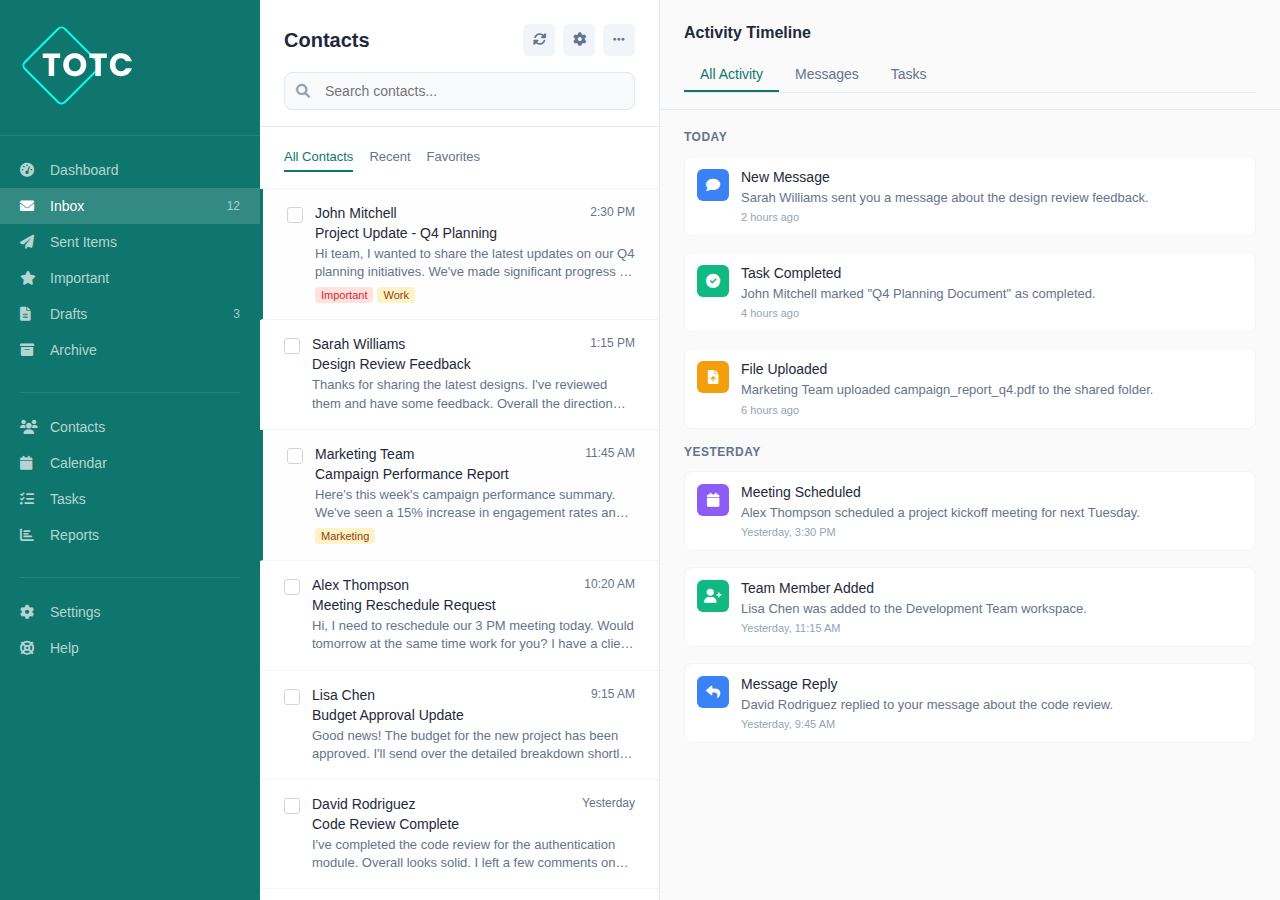
<file: profile.html>
<!DOCTYPE html>
<html lang="en">
<head>
    <meta charset="UTF-8">
    <meta name="viewport" content="width=device-width, initial-scale=1.0">
    <title>Email Interface</title>
    <link href="https://cdnjs.cloudflare.com/ajax/libs/font-awesome/6.0.0/css/all.min.css" rel="stylesheet">
<link rel="stylesheet" href="profle.css">
</head>
<body>
    <button class="mobile-menu-btn" onclick="toggleSidebar()">
        <i class="fas fa-bars"></i>
    </button>

    <div class="overlay" onclick="toggleSidebar()"></div>

    <div class="container">
        <div class="sidebar" id="sidebar">
            <div class="sidebar-header">
               <a href="about.html"> <img src="./img/totc-img.svg" alt=""></a>
            </div>
            
            <nav class="nav-menu">
                <div class="nav-section">
                    <div class="nav-item">
                        <i class="fas fa-tachometer-alt"></i>
                        <span>Dashboard</span>
                    </div>
                    <div class="nav-item active">
                        <i class="fas fa-envelope"></i>
                        <span>Inbox</span>
                        <span class="count">12</span>
                    </div>
                    <div class="nav-item">
                        <i class="fas fa-paper-plane"></i>
                        <span>Sent Items</span>
                    </div>
                    <div class="nav-item">
                        <i class="fas fa-star"></i>
                        <span>Important</span>
                    </div>
                    <div class="nav-item">
                        <i class="fas fa-file-alt"></i>
                        <span>Drafts</span>
                        <span class="count">3</span>
                    </div>
                    <div class="nav-item">
                        <i class="fas fa-archive"></i>
                        <span>Archive</span>
                    </div>
                </div>

                <div class="nav-divider"></div>

                <div class="nav-section">
                    <div class="nav-item">
                        <i class="fas fa-users"></i>
                        <span>Contacts</span>
                    </div>
                    <div class="nav-item">
                        <i class="fas fa-calendar"></i>
                        <span>Calendar</span>
                    </div>
                    <div class="nav-item">
                        <i class="fas fa-tasks"></i>
                        <span>Tasks</span>
                    </div>
                    <div class="nav-item">
                        <i class="fas fa-chart-bar"></i>
                        <span>Reports</span>
                    </div>
                </div>

                <div class="nav-divider"></div>

                <div class="nav-section">
                    <div class="nav-item">
                        <i class="fas fa-cog"></i>
                        <span>Settings</span>
                    </div>
                    <div class="nav-item">
                        <i class="fas fa-life-ring"></i>
                        <span>Help</span>
                    </div>
                </div>
            </nav>
        </div>

        <div class="main-content">
            <div class="email-list">
                <div class="email-header">
                    <div class="header-top">
                        <h2 class="header-title">Contacts</h2>
                        <div class="header-actions">
                            <button class="icon-btn">
                                <i class="fas fa-sync-alt"></i>
                            </button>
                            <button class="icon-btn">
                                <i class="fas fa-cog"></i>
                            </button>
                            <button class="icon-btn">
                                <i class="fas fa-ellipsis-h"></i>
                            </button>
                        </div>
                    </div>
                    <div class="search-container">
                        <i class="fas fa-search search-icon"></i>
                        <input type="text" class="search-input" placeholder="Search contacts...">
                    </div>
                </div>

                <div class="email-filters">
                    <div class="filter-tab active">All Contacts</div>
                    <div class="filter-tab">Recent</div>
                    <div class="filter-tab">Favorites</div>
                </div>

                <div class="emails">
                    <div class="email-item unread">
                        <div class="email-checkbox">
                            <div class="checkbox"></div>
                        </div>
                        <div class="email-content">
                            <div class="email-header-row">
                                <span class="email-sender">John Mitchell</span>
                                <span class="email-time">2:30 PM</span>
                            </div>
                            <div class="email-subject">Project Update - Q4 Planning</div>
                            <div class="email-preview">Hi team, I wanted to share the latest updates on our Q4 planning initiatives. We've made significant progress on the roadmap and I'd like to schedule a meeting to discuss next steps...</div>
                            <div class="email-tags">
                                <span class="email-tag important">Important</span>
                                <span class="email-tag">Work</span>
                            </div>
                        </div>
                    </div>

                    <div class="email-item">
                        <div class="email-checkbox">
                            <div class="checkbox"></div>
                        </div>
                        <div class="email-content">
                            <div class="email-header-row">
                                <span class="email-sender">Sarah Williams</span>
                                <span class="email-time">1:15 PM</span>
                            </div>
                            <div class="email-subject">Design Review Feedback</div>
                            <div class="email-preview">Thanks for sharing the latest designs. I've reviewed them and have some feedback. Overall the direction looks great, but I have a few suggestions for improvement...</div>
                        </div>
                    </div>

                    <div class="email-item unread">
                        <div class="email-checkbox">
                            <div class="checkbox"></div>
                        </div>
                        <div class="email-content">
                            <div class="email-header-row">
                                <span class="email-sender">Marketing Team</span>
                                <span class="email-time">11:45 AM</span>
                            </div>
                            <div class="email-subject">Campaign Performance Report</div>
                            <div class="email-preview">Here's this week's campaign performance summary. We've seen a 15% increase in engagement rates and our conversion metrics are looking strong...</div>
                            <div class="email-tags">
                                <span class="email-tag">Marketing</span>
                            </div>
                        </div>
                    </div>

                    <div class="email-item">
                        <div class="email-checkbox">
                            <div class="checkbox"></div>
                        </div>
                        <div class="email-content">
                            <div class="email-header-row">
                                <span class="email-sender">Alex Thompson</span>
                                <span class="email-time">10:20 AM</span>
                            </div>
                            <div class="email-subject">Meeting Reschedule Request</div>
                            <div class="email-preview">Hi, I need to reschedule our 3 PM meeting today. Would tomorrow at the same time work for you? I have a client call that came up unexpectedly...</div>
                        </div>
                    </div>

                    <div class="email-item">
                        <div class="email-checkbox">
                            <div class="checkbox"></div>
                        </div>
                        <div class="email-content">
                            <div class="email-header-row">
                                <span class="email-sender">Lisa Chen</span>
                                <span class="email-time">9:15 AM</span>
                            </div>
                            <div class="email-subject">Budget Approval Update</div>
                            <div class="email-preview">Good news! The budget for the new project has been approved. I'll send over the detailed breakdown shortly. Let's schedule a kickoff meeting...</div>
                        </div>
                    </div>

                    <div class="email-item">
                        <div class="email-checkbox">
                            <div class="checkbox"></div>
                        </div>
                        <div class="email-content">
                            <div class="email-header-row">
                                <span class="email-sender">David Rodriguez</span>
                                <span class="email-time">Yesterday</span>
                            </div>
                            <div class="email-subject">Code Review Complete</div>
                            <div class="email-preview">I've completed the code review for the authentication module. Overall looks solid. I left a few comments on the pull request for minor improvements...</div>
                        </div>
                    </div>

                    <div class="email-item">
                        <div class="email-checkbox">
                            <div class="checkbox"></div>
                        </div>
                        <div class="email-content">
                            <div class="email-header-row">
                                <span class="email-sender">Jennifer Park</span>
                                <span class="email-time">Yesterday</span>
                            </div>
                            <div class="email-subject">Training Session Reminder</div>
                            <div class="email-preview">Don't forget about the team training session scheduled for Friday at 2 PM. We'll be covering the new project management tools and workflows...</div>
                        </div>
                    </div>
                </div>
            </div>

            <div class="activity-panel">
                <div class="activity-header">
                    <h3 class="activity-title">Activity Timeline</h3>
                    <div class="activity-tabs">
                        <div class="activity-tab active">All Activity</div>
                        <div class="activity-tab">Messages</div>
                        <div class="activity-tab">Tasks</div>
                    </div>
                </div>

                <div class="activity-content">
                    <div class="activity-date">Today</div>
                    
                    <div class="activity-item">
                        <div class="activity-icon message">
                            <i class="fas fa-comment"></i>
                        </div>
                        <div class="activity-details">
                            <h4>New Message</h4>
                            <p>Sarah Williams sent you a message about the design review feedback.</p>
                            <div class="activity-time">2 hours ago</div>
                        </div>
                    </div>

                    <div class="activity-item">
                        <div class="activity-icon task">
                            <i class="fas fa-check-circle"></i>
                        </div>
                        <div class="activity-details">
                            <h4>Task Completed</h4>
                            <p>John Mitchell marked "Q4 Planning Document" as completed.</p>
                            <div class="activity-time">4 hours ago</div>
                        </div>
                    </div>

                    <div class="activity-item">
                        <div class="activity-icon file">
                            <i class="fas fa-file-upload"></i>
                        </div>
                        <div class="activity-details">
                            <h4>File Uploaded</h4>
                            <p>Marketing Team uploaded campaign_report_q4.pdf to the shared folder.</p>
                            <div class="activity-time">6 hours ago</div>
                        </div>
                    </div>

                    <div class="activity-date">Yesterday</div>

                    <div class="activity-item">
                        <div class="activity-icon meeting">
                            <i class="fas fa-calendar"></i>
                        </div>
                        <div class="activity-details">
                            <h4>Meeting Scheduled</h4>
                            <p>Alex Thompson scheduled a project kickoff meeting for next Tuesday.</p>
                            <div class="activity-time">Yesterday, 3:30 PM</div>
                        </div>
                    </div>

                    <div class="activity-item">
                        <div class="activity-icon task">
                            <i class="fas fa-user-plus"></i>
                        </div>
                        <div class="activity-details">
                            <h4>Team Member Added</h4>
                            <p>Lisa Chen was added to the Development Team workspace.</p>
                            <div class="activity-time">Yesterday, 11:15 AM</div>
                        </div>
                    </div>

                    <div class="activity-item">
                        <div class="activity-icon message">
                            <i class="fas fa-reply"></i>
                        </div>
                        <div class="activity-details">
                            <h4>Message Reply</h4>
                            <p>David Rodriguez replied to your message about the code review.</p>
                            <div class="activity-time">Yesterday, 9:45 AM</div>
                        </div>
                    </div>
                </div>
            </div>
        </div>
    </div>

    <script>
        function toggleSidebar() {
            const sidebar = document.getElementById('sidebar');
            const overlay = document.querySelector('.overlay');
            
            sidebar.classList.toggle('open');
            overlay.classList.toggle('show');
        }

        // Close sidebar when clicking outside on mobile
        document.addEventListener('click', function(e) {
            const sidebar = document.getElementById('sidebar');
            const menuBtn = document.querySelector('.mobile-menu-btn');
            
            if (!sidebar.contains(e.target) && !menuBtn.contains(e.target)) {
                sidebar.classList.remove('open');
                document.querySelector('.overlay').classList.remove('show');
            }
        });

        // Handle email item clicks
        document.querySelectorAll('.email-item').forEach(item => {
            item.addEventListener('click', function() {
                this.classList.remove('unread');
            });
        });

        // Handle filter tab clicks
        document.querySelectorAll('.filter-tab').forEach(tab => {
            tab.addEventListener('click', function() {
                document.querySelectorAll('.filter-tab').forEach(t => t.classList.remove('active'));
                this.classList.add('active');
            });
        });

        // Handle activity tab clicks
        document.querySelectorAll('.activity-tab').forEach(tab => {
            tab.addEventListener('click', function() {
                document.querySelectorAll('.activity-tab').forEach(t => t.classList.remove('active'));
                this.classList.add('active');
            });
        });

        // Handle nav item clicks
        document.querySelectorAll('.nav-item').forEach(item => {
            item.addEventListener('click', function() {
                document.querySelectorAll('.nav-item').forEach(i => i.classList.remove('active'));
                this.classList.add('active');
                
                if (window.innerWidth <= 768) {
                    toggleSidebar();
                }
            });
        });

        // Handle checkbox clicks
        document.querySelectorAll('.checkbox').forEach(checkbox => {
            checkbox.addEventListener('click', function(e) {
                e.stopPropagation();
                this.style.background = this.style.background ? '' : '#0f766e';
                this.innerHTML = this.innerHTML ? '' : '<i class="fas fa-check" style="color: white; font-size: 10px;"></i>';
            });
        });
    </script>
</body>
</html>
</file>
<file: profle.css>
* {
            margin: 0;
            padding: 0;
            box-sizing: border-box;
        }

        body {
            font-family: -apple-system, BlinkMacSystemFont, 'Segoe UI', Roboto, sans-serif;
            background: #f8fafc;
            height: 100vh;
            overflow: hidden;
        }

        .container {
            display: flex;
            height: 100vh;
        }

        .sidebar {
            width: 260px;
            background: #0f766e;
            color: white;
            display: flex;
            flex-direction: column;
            transition: transform 0.3s ease;
        }

        .sidebar-header {
            padding: 24px 20px;
            border-bottom: 1px solid rgba(255, 255, 255, 0.1);
        }

        .logo {
            font-size: 18px;
            font-weight: 600;
            color: white;
            display: flex;
            align-items: center;
            gap: 8px;
        }

        .logo::before {
            content: '';
            width: 8px;
            height: 8px;
            background: white;
            border-radius: 50%;
        }

        .nav-menu {
            flex: 1;
            padding: 16px 0;
        }

        .nav-section {
            margin-bottom: 24px;
        }

        .nav-item {
            display: flex;
            align-items: center;
            padding: 10px 20px;
            color: rgba(255, 255, 255, 0.7);
            cursor: pointer;
            transition: all 0.2s ease;
            font-size: 14px;
            position: relative;
        }

        .nav-item:hover {
            background: rgba(255, 255, 255, 0.1);
            color: white;
        }

        .nav-item.active {
            background: rgba(255, 255, 255, 0.15);
            color: white;
        }

        .nav-item i {
            width: 18px;
            margin-right: 12px;
            font-size: 14px;
        }

        .nav-item .count {
            margin-left: auto;
            color: rgba(255, 255, 255, 0.6);
            font-size: 12px;
        }

        .nav-divider {
            height: 1px;
            background: rgba(255, 255, 255, 0.1);
            margin: 16px 20px;
        }

        .main-content {
            flex: 1;
            display: flex;
            background: white;
        }

        /* Email List */
        .email-list {
            width: 400px;
            border-right: 1px solid #e2e8f0;
            display: flex;
            flex-direction: column;
        }

        .email-header {
            padding: 24px 24px 16px;
            border-bottom: 1px solid #e2e8f0;
        }

        .header-top {
            display: flex;
            align-items: center;
            justify-content: space-between;
            margin-bottom: 16px;
        }

        .header-title {
            font-size: 20px;
            font-weight: 600;
            color: #1e293b;
        }

        .header-actions {
            display: flex;
            gap: 8px;
        }

        .icon-btn {
            width: 32px;
            height: 32px;
            border: none;
            background: #f1f5f9;
            border-radius: 6px;
            display: flex;
            align-items: center;
            justify-content: center;
            cursor: pointer;
            color: #64748b;
            transition: all 0.2s ease;
        }

        .icon-btn:hover {
            background: #e2e8f0;
            color: #475569;
        }

        .search-container {
            position: relative;
        }

        .search-input {
            width: 100%;
            padding: 10px 16px 10px 40px;
            border: 1px solid #e2e8f0;
            border-radius: 8px;
            font-size: 14px;
            background: #f8fafc;
        }

        .search-input:focus {
            outline: none;
            border-color: #0f766e;
            background: white;
        }

        .search-icon {
            position: absolute;
            left: 12px;
            top: 50%;
            transform: translateY(-50%);
            color: #94a3b8;
            font-size: 14px;
        }

        .email-filters {
            padding: 16px 24px;
            border-bottom: 1px solid #f1f5f9;
            display: flex;
            gap: 16px;
        }

        .filter-tab {
            font-size: 13px;
            color: #64748b;
            cursor: pointer;
            padding: 6px 0;
            border-bottom: 2px solid transparent;
            transition: all 0.2s ease;
        }

        .filter-tab.active {
            color: #0f766e;
            border-bottom-color: #0f766e;
        }

        .emails {
            flex: 1;
            overflow-y: auto;
        }

        .email-item {
            padding: 16px 24px;
            border-bottom: 1px solid #f1f5f9;
            cursor: pointer;
            transition: background 0.2s ease;
            display: flex;
            gap: 12px;
        }

        .email-item:hover {
            background: #f8fafc;
        }

        .email-item.unread {
            background: #fefefe;
            border-left: 3px solid #0f766e;
        }

        .email-checkbox {
            display: flex;
            align-items: flex-start;
            padding-top: 2px;
        }

        .checkbox {
            width: 16px;
            height: 16px;
            border: 1px solid #d1d5db;
            border-radius: 3px;
            cursor: pointer;
        }

        .email-content {
            flex: 1;
            min-width: 0;
        }

        .email-header-row {
            display: flex;
            justify-content: space-between;
            align-items: flex-start;
            margin-bottom: 4px;
        }

        .email-sender {
            font-weight: 500;
            color: #1e293b;
            font-size: 14px;
        }

        .email-time {
            color: #64748b;
            font-size: 12px;
            flex-shrink: 0;
        }

        .email-subject {
            font-size: 14px;
            color: #1e293b;
            margin-bottom: 4px;
            font-weight: 400;
        }

        .email-preview {
            color: #64748b;
            font-size: 13px;
            line-height: 1.4;
            display: -webkit-box;
            -webkit-line-clamp: 2;
            -webkit-box-orient: vertical;
            overflow: hidden;
        }

        .email-tags {
            display: flex;
            gap: 4px;
            margin-top: 6px;
        }

        .email-tag {
            padding: 2px 6px;
            background: #fef3c7;
            color: #92400e;
            border-radius: 4px;
            font-size: 11px;
            font-weight: 500;
        }

        .email-tag.important {
            background: #fee2e2;
            color: #dc2626;
        }

        .activity-panel {
            flex: 1;
            background: #fafafa;
            display: flex;
            flex-direction: column;
            min-width: 320px;
        }

        .activity-header {
            padding: 24px 24px 16px;
            border-bottom: 1px solid #e2e8f0;
        }

        .activity-title {
            font-size: 16px;
            font-weight: 600;
            color: #1e293b;
            margin-bottom: 16px;
        }

        .activity-tabs {
            display: flex;
            border-bottom: 1px solid #e2e8f0;
        }

        .activity-tab {
            padding: 8px 16px;
            color: #64748b;
            font-size: 14px;
            cursor: pointer;
            border-bottom: 2px solid transparent;
            transition: all 0.2s ease;
        }

        .activity-tab.active {
            color: #0f766e;
            border-bottom-color: #0f766e;
        }

        .activity-content {
            flex: 1;
            overflow-y: auto;
            padding: 20px 24px;
        }

        .activity-date {
            font-size: 12px;
            color: #64748b;
            font-weight: 600;
            margin-bottom: 12px;
            text-transform: uppercase;
            letter-spacing: 0.5px;
        }

        .activity-item {
            display: flex;
            gap: 12px;
            margin-bottom: 16px;
            padding: 12px;
            background: white;
            border-radius: 8px;
            border: 1px solid #f1f5f9;
        }

        .activity-icon {
            width: 32px;
            height: 32px;
            border-radius: 6px;
            display: flex;
            align-items: center;
            justify-content: center;
            color: white;
            font-size: 14px;
            flex-shrink: 0;
        }

        .activity-icon.message {
            background: #3b82f6;
        }

        .activity-icon.task {
            background: #10b981;
        }

        .activity-icon.file {
            background: #f59e0b;
        }

        .activity-icon.meeting {
            background: #8b5cf6;
        }

        .activity-details {
            flex: 1;
        }

        .activity-details h4 {
            font-size: 14px;
            color: #1e293b;
            margin-bottom: 4px;
            font-weight: 500;
        }

        .activity-details p {
            font-size: 13px;
            color: #64748b;
            line-height: 1.4;
            margin-bottom: 4px;
        }

        .activity-time {
            font-size: 11px;
            color: #94a3b8;
        }

        /* Mobile styles */
        .mobile-menu-btn {
            display: none;
            position: fixed;
            top: 20px;
            left: 20px;
            z-index: 1000;
            background: #0f766e;
            color: white;
            border: none;
            padding: 10px;
            border-radius: 6px;
            cursor: pointer;
        }

        .overlay {
            display: none;
            position: fixed;
            top: 0;
            left: 0;
            right: 0;
            bottom: 0;
            background: rgba(0, 0, 0, 0.5);
            z-index: 998;
        }

        @media (max-width: 1200px) {
            .activity-panel {
                display: none;
            }

            .email-list {
                width: auto;
                flex: 1;
            }
        }

        @media (max-width: 768px) {
            .mobile-menu-btn {
                display: block;
            }

            .sidebar {
                position: fixed;
                left: 0;
                top: 0;
                z-index: 999;
                transform: translateX(-100%);
                height: 100vh;
            }

            .sidebar.open {
                transform: translateX(0);
            }

            .overlay.show {
                display: block;
            }

            .email-header {
                padding-left: 60px;
            }

            .email-list {
                width: 100%;
            }

            .email-item {
                padding: 12px 16px;
            }
        }

        @media (max-width: 480px) {
            .email-header {
                padding: 16px;
                padding-left: 60px;
            }

            .header-top {
                flex-direction: column;
                align-items: flex-start;
                gap: 12px;
            }

            .email-filters {
                padding: 12px 16px;
                overflow-x: auto;
            }

            .emails {
                padding: 0 8px;
            }

            .email-item {
                padding: 12px;
                flex-direction: column;
                gap: 8px;
            }

            .email-header-row {
                flex-direction: column;
                gap: 4px;
            }
        }
</file>
